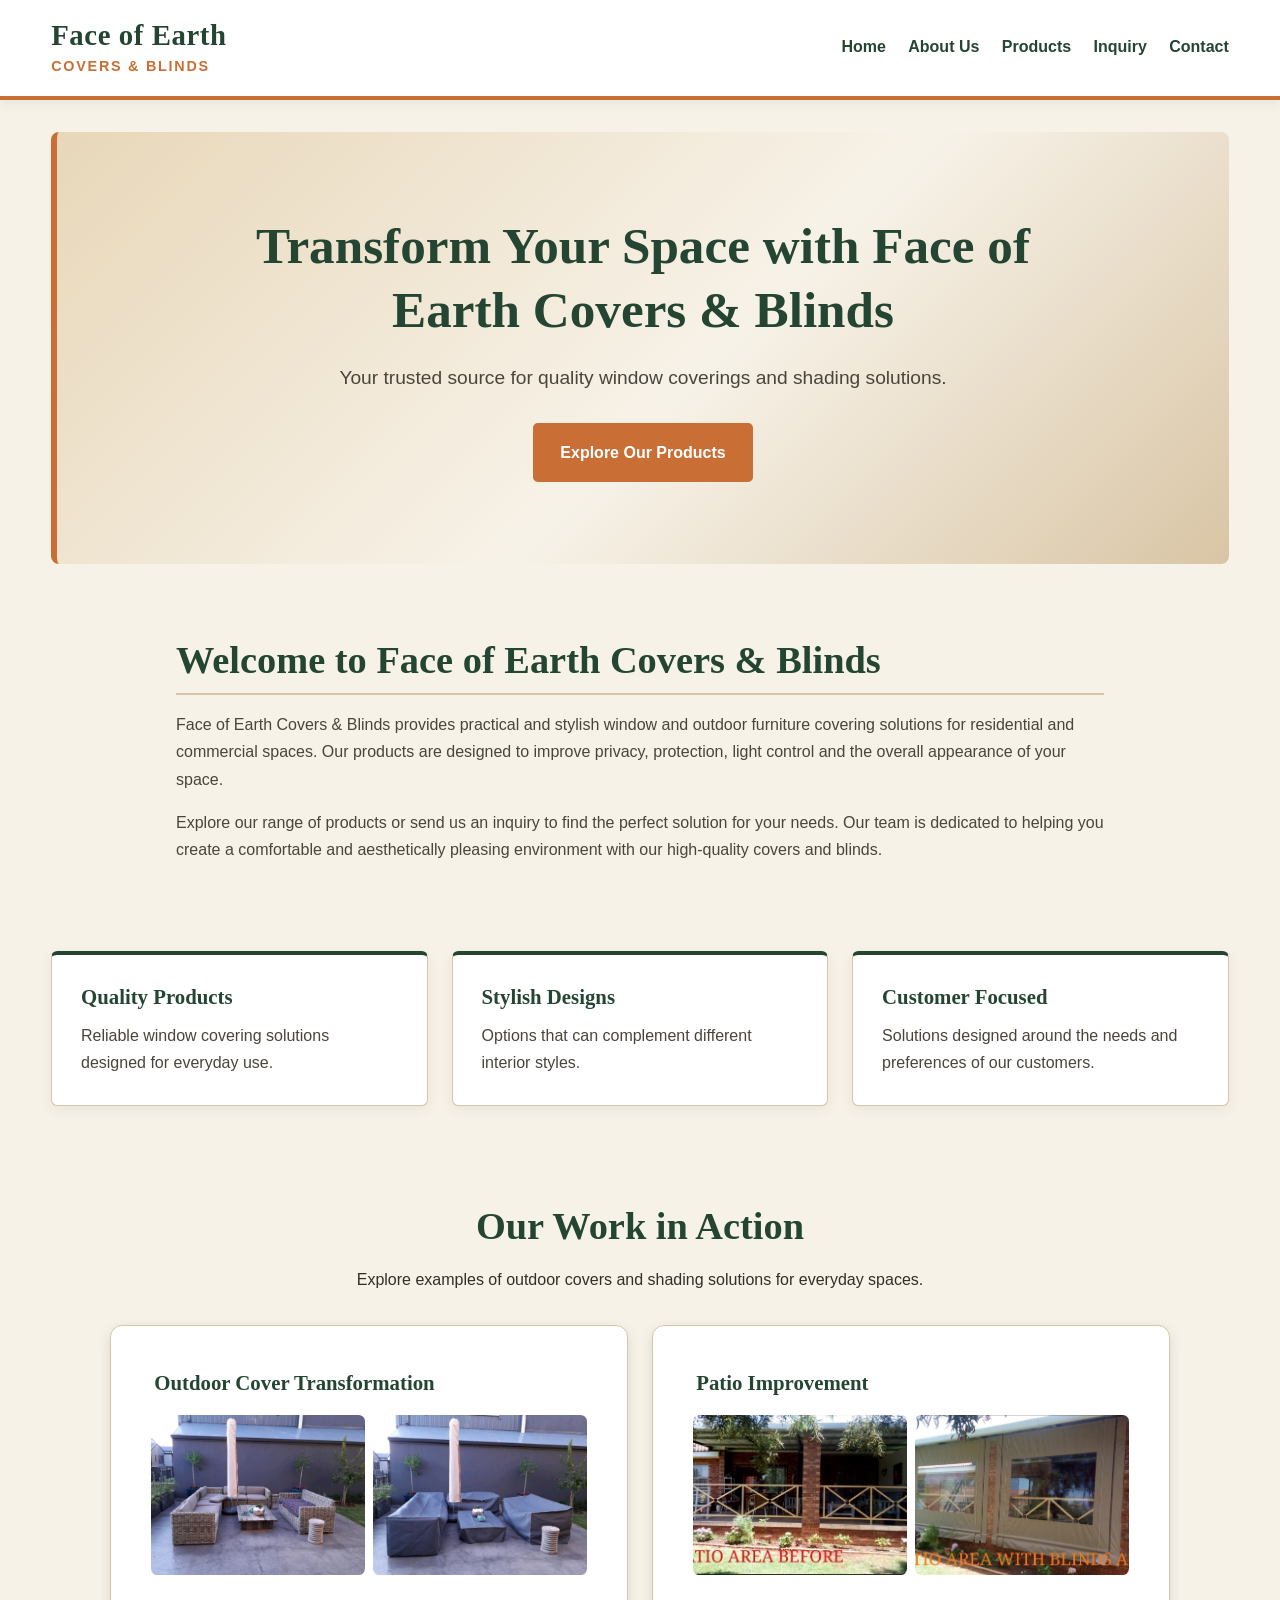
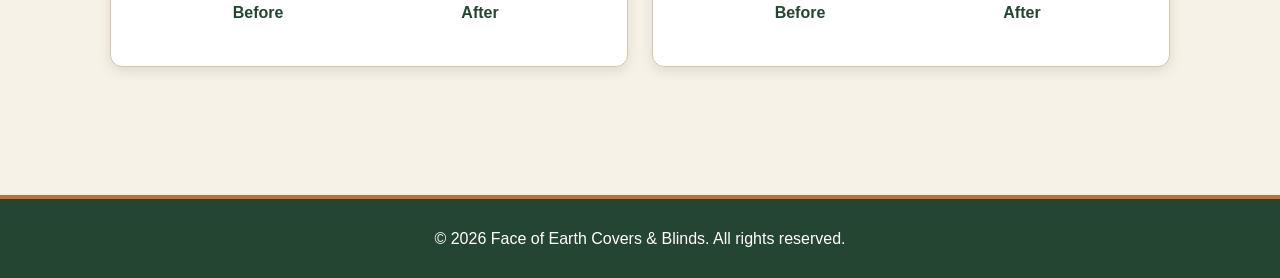
<file: index.html>
<!DOCTYPE html>
<html lang="en">
<head>
    <meta charset="UTF-8">
    <meta name="viewport" content="width=device-width, initial-scale=1.0">
    <meta name="description" content="Face of Earth Covers & Blinds - Quality window coverings and shading solutions.">
    <title>Face of Earth Covers & Blinds | Home</title>
    <link rel="stylesheet" href="css/style.css">
</head>
<body>
    <header>
        <nav>
            <div class="logo">
                <h1>Face of Earth</h1>
                <p>Covers & Blinds</p>
            </div>

            <ul class="nav-links">
                <li><a href="index.html">Home</a></li>
                <li><a href="about.html">About Us</a></li>
                <li><a href="products.html">Products</a></li>
                <li><a href="inquiry.html">Inquiry</a></li>
                <li><a href="contact.html">Contact</a></li>
            </ul>
        </nav>
    </header>

    <main>
        <section class="hero">
            <div class="hero-content">
                <h2>Transform Your Space with Face of Earth Covers & Blinds</h2>
                <p>Your trusted source for quality window coverings and shading solutions.</p>
                <a href="products.html" class="button">Explore Our Products</a>
            </div>
        </section>

        <section class="intro">
            <h2>Welcome to Face of Earth Covers & Blinds</h2>

            <p>
                Face of Earth Covers & Blinds provides practical and stylish
                window and outdoor furniture covering solutions for residential
                and commercial spaces. Our products are designed to improve
                privacy, protection, light control and the overall appearance
                of your space.
            </p>

            <p>
                Explore our range of products or send us an inquiry to find
                the perfect solution for your needs. Our team is dedicated to
                helping you create a comfortable and aesthetically pleasing
                environment with our high-quality covers and blinds.
            </p>
        </section>

        <section class="features">
            <div class="feature-card">
                <h3>Quality Products</h3>
                <p>Reliable window covering solutions designed for everyday use.</p>
            </div>

            <div class="feature-card">
                <h3>Stylish Designs</h3>
                <p>Options that can complement different interior styles.</p>
            </div>

            <div class="feature-card">
                <h3>Customer Focused</h3>
                <p>Solutions designed around the needs and preferences of our customers.</p>
            </div>
        </section>
        <section class="gallery-section">
    <h2>Our Work in Action</h2>
    <p>Explore examples of outdoor covers and shading
       solutions for everyday spaces.</p>

    <div class="before-after-grid">
        <article class="gallery-card">
            <h3>Outdoor Cover Transformation</h3>
            <div class="comparison-grid">
                <figure>
                    <img src="images/set1-before.jpeg"
                         alt="Outdoor furniture before the cover">
                    <figcaption>Before</figcaption>
                </figure>
                <figure>
                    <img src="images/set1-after.jpeg"
                         alt="Outdoor furniture protected by a fitted cover">
                    <figcaption>After</figcaption>
                </figure>
            </div>
        </article>

        <article class="gallery-card">
            <h3>Patio Improvement</h3>
            <div class="comparison-grid">
                <figure>
                    <img src="images/set2-before.jpeg"
                         alt="Patio before the improvement">
                    <figcaption>Before</figcaption>
                </figure>
                <figure>
                    <img src="images/set2-after.jpeg"
                         alt="Patio after the improvement">
                    <figcaption>After</figcaption>
                </figure>
            </div>
        </article>
    </div>
</section>
    </main>

    <footer>
        <p>&copy; 2026 Face of Earth Covers & Blinds. All rights reserved.</p>
    </footer>
    <script src="js/script.js"></script>
</body>
</html>
</file>
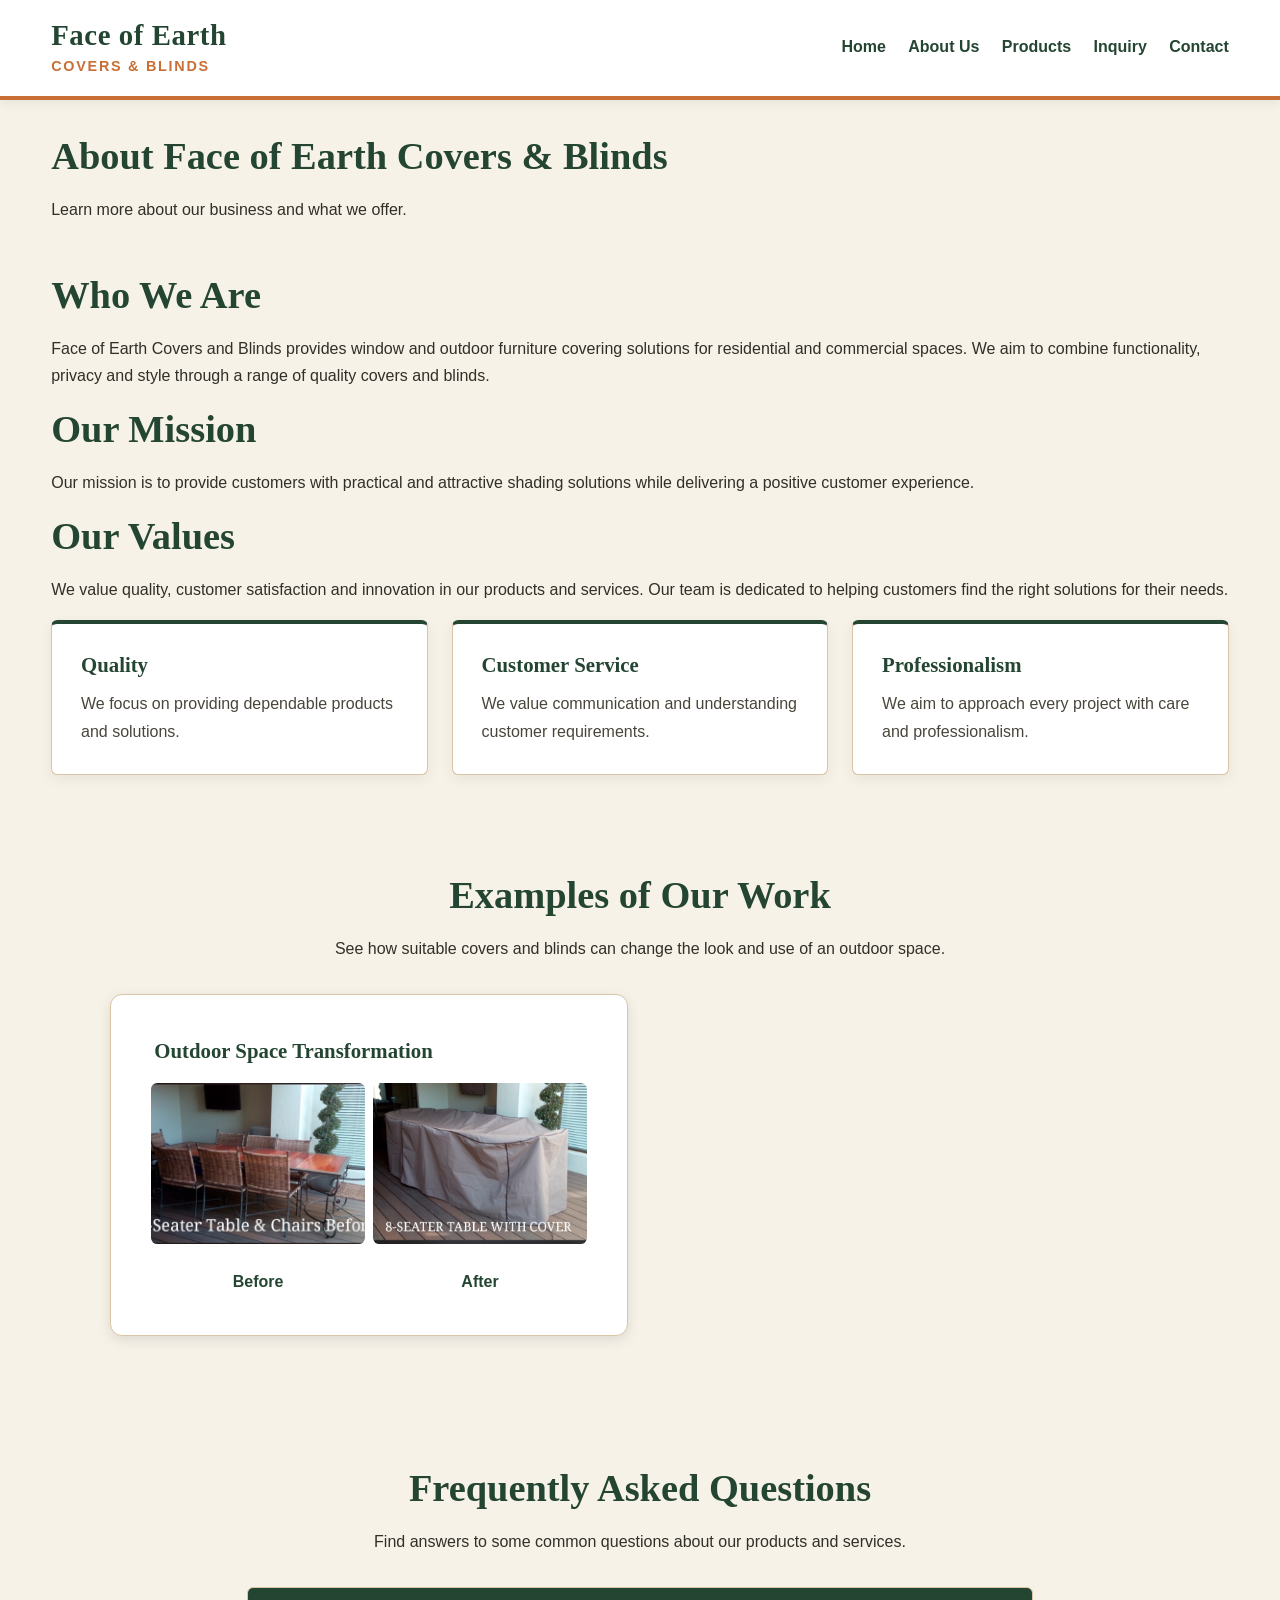
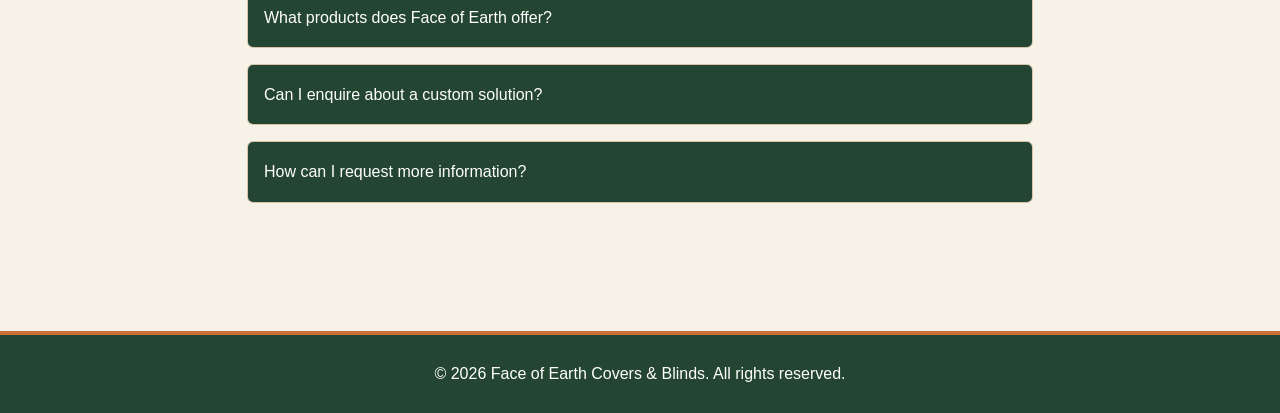
<file: about.html>
<!DOCTYPE html>
<html lang="en">
<head>
<meta charset="UTF-8">
<meta name="viewport" content="width=device-width, initial-scale=1.0">
<meta name="description" content="Learn more about Face of Earth Covers & Blinds.">
<title>Face of Earth Covers & Blinds | About</title>
<link rel="stylesheet" href="css/style.css">
</head>
<body>
    <header>
        <nav>
            <div class="logo">
                <h1>Face of Earth</h1>
                <p>Covers & Blinds</p>
            </div>
            <ul class="nav-links">
                <li><a href="index.html">Home</a></li>
                <li><a href="about.html">About Us</a></li>
                <li><a href="products.html">Products</a></li>
                <li><a href="inquiry.html">Inquiry</a></li>
                <li><a href="contact.html">Contact</a></li>
            </ul>
        </nav>
    </header>


<main>
    <section class="about">
        <h2>About Face of Earth Covers & Blinds</h2>
        <p>Learn more about our business and what we offer.</p>
    </section>
    <section class="content-section">
       <h2>Who We Are</h2>
       <p>
        Face of Earth Covers and Blinds provides window and outdoor furniture covering solutions for residential and commercial spaces. We aim to combine functionality, privacy and style through a range of quality covers and blinds.

       </p>
       <h2>Our Mission</h2>
         <p>
          Our mission is to provide customers with practical and attractive shading solutions while delivering a positive customer experience.
            </p>
            <h2>Our Values</h2>
            <p>
                We value quality, customer satisfaction and innovation in our products and services. Our team is dedicated to helping customers find the right solutions for their needs.
            </p>
            <div class="features">
                <div class="feature-card">
                    <h3>Quality</h3>


                <p>We focus on providing dependable products and solutions.</p>
                </div>
                <div class="feature-card">
                    <h3>Customer Service</h3>
                    <p>We value communication and understanding customer requirements.</p>
                </div>
                <div class="feature-card">
                    <h3>Professionalism</h3>
                    <p>We aim to approach every project with care and professionalism.</p>
                </div>
            </div>
    </section>
    <section class="gallery-section">
        <h2>Examples of Our Work</h2>
     <p>See how suitable covers and blinds can change
       the look and use of an outdoor space.</p>

        <div class="before-after-grid">
        <article class="gallery-card">
            <h3>Outdoor Space Transformation</h3>
            <div class="comparison-grid">
                <figure>
                    <img src="images/set3-before.jpeg"
                         alt="Outdoor space before the installation">
                    <figcaption>Before</figcaption>
                </figure>
                <figure>
                    <img src="images/set3-after.jpeg"
                         alt="Outdoor space after the installation">
                    <figcaption>After</figcaption>
                </figure>
            </div>
        </article>
     </div>
    </section>
    <section class="faq-section">
    <h2>Frequently Asked Questions</h2>
    <p>Find answers to some common questions about our products and services.</p>

    <div class="faq-item">
        <button type="button"
                data-accordion-toggle
                data-target="#faq-answer-1">
            What products does Face of Earth offer?
        </button>

        <div id="faq-answer-1" class="faq-answer">
            <p>We showcase window blinds, roller blinds, outdoor covers and custom solutions.</p>
        </div>
    </div>

    <div class="faq-item">
        <button type="button"
                data-accordion-toggle
                data-target="#faq-answer-2">
            Can I enquire about a custom solution?
        </button>

        <div id="faq-answer-2" class="faq-answer">
            <p>Yes. Visit our Inquiry page, select Custom Solutions and provide details about what you need.</p>
        </div>
    </div>

    <div class="faq-item">
        <button type="button"
                data-accordion-toggle
                data-target="#faq-answer-3">
            How can I request more information?
        </button>

        <div id="faq-answer-3" class="faq-answer">
            <p>You can use our Contact page or submit an enquiry through the website.</p>
        </div>
    </div>
</section>
</main>
    <footer>
        <p>&copy; 2026 Face of Earth Covers & Blinds. All rights reserved.</p>
    </footer>
    <script src="js/script.js"></script>
</body>
</html>
</file>
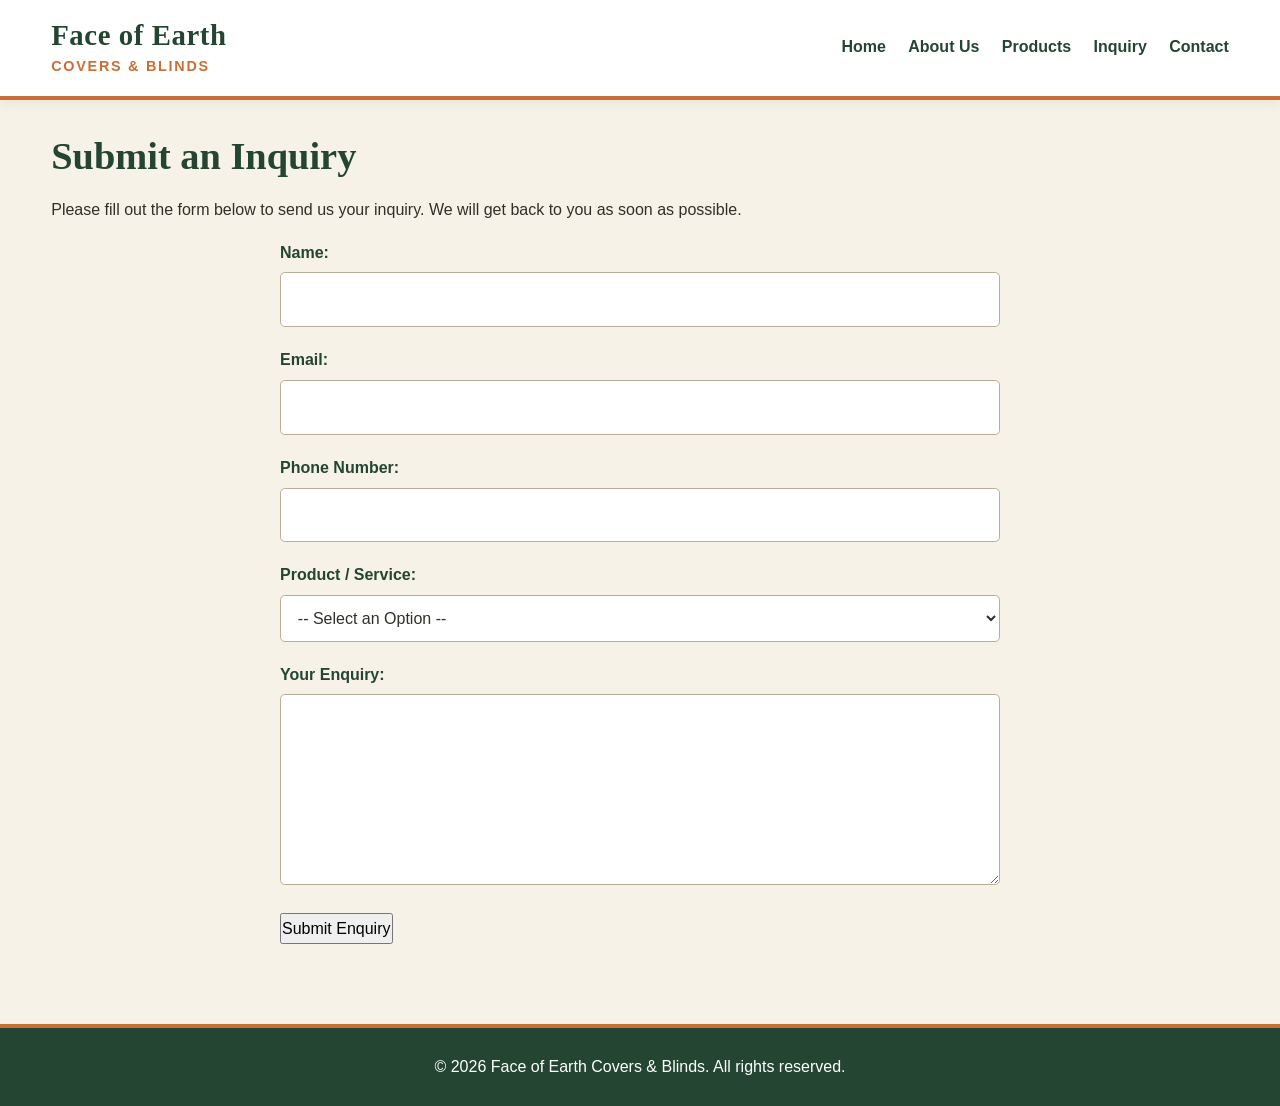
<file: inquiry.html>
<!DOCTYPE html>
<html lang="en">
<head>
<meta charset="UTF-8">
<meta name="viewport" content="width=device-width, initial-scale=1.0">
<meta name="description" content="Submit an enquiry to Face of Earth Covers & Blinds.">
<title>Face of Earth Covers & Blinds | Inquiry</title>
<link rel="stylesheet" href="css/style.css">
</head>
<body>
    <header>
        <nav>
            <div class="logo">
                <h1>Face of Earth</h1>
                <p>Covers & Blinds</p>
            </div>
            <ul class="nav-links">
                <li><a href="index.html">Home</a></li>
                <li><a href="about.html">About Us</a></li>
                <li><a href="products.html">Products</a></li>
                <li><a href="inquiry.html">Inquiry</a></li>
                <li><a href="contact.html">Contact</a></li>
            </ul>
        </nav>
    </header>

    <main>
        <section class="inquiry">
            <h2>Submit an Inquiry</h2>
            <p>Please fill out the form below to send us your inquiry. We will get back to you as soon as possible.</p>
            <form name="inquiry" method="POST" action="/success.html" data-netlify="true">
    <input type="hidden" name="form-name" value="inquiry">
                <label for="name">Name:</label>
                <input type="text" id="name" name="name" required>

                <label for="email">Email:</label>
                <input type="email" id="email" name="email" required>

                <label for="phone">Phone Number:</label>
                <input type="tel" id="phone" name="phone">

                <label for="product">Product / Service:</label>
                <select id="product" name="product" required>
                    <option value="">-- Select an Option --</option>
                    <option value="blinds">Window Blinds</option>
                    <option value="roller-blinds">Roller Blinds</option>
                    <option value="outdoor-covers">Outdoor Covers</option>
                    <option value="custom">Custom Solutions</option>
                </select>

                <label for="message">Your Enquiry:</label>
                <textarea id="message" name="message" rows="6" required></textarea>

                <button type="submit">Submit Enquiry</button>
            </form>
        </section>
    </main>

    <footer>
        <p>&copy; 2026 Face of Earth Covers & Blinds. All rights reserved.</p>
    </footer>
    <script src="js/script.js"></script>
</body>
</html>
</file>
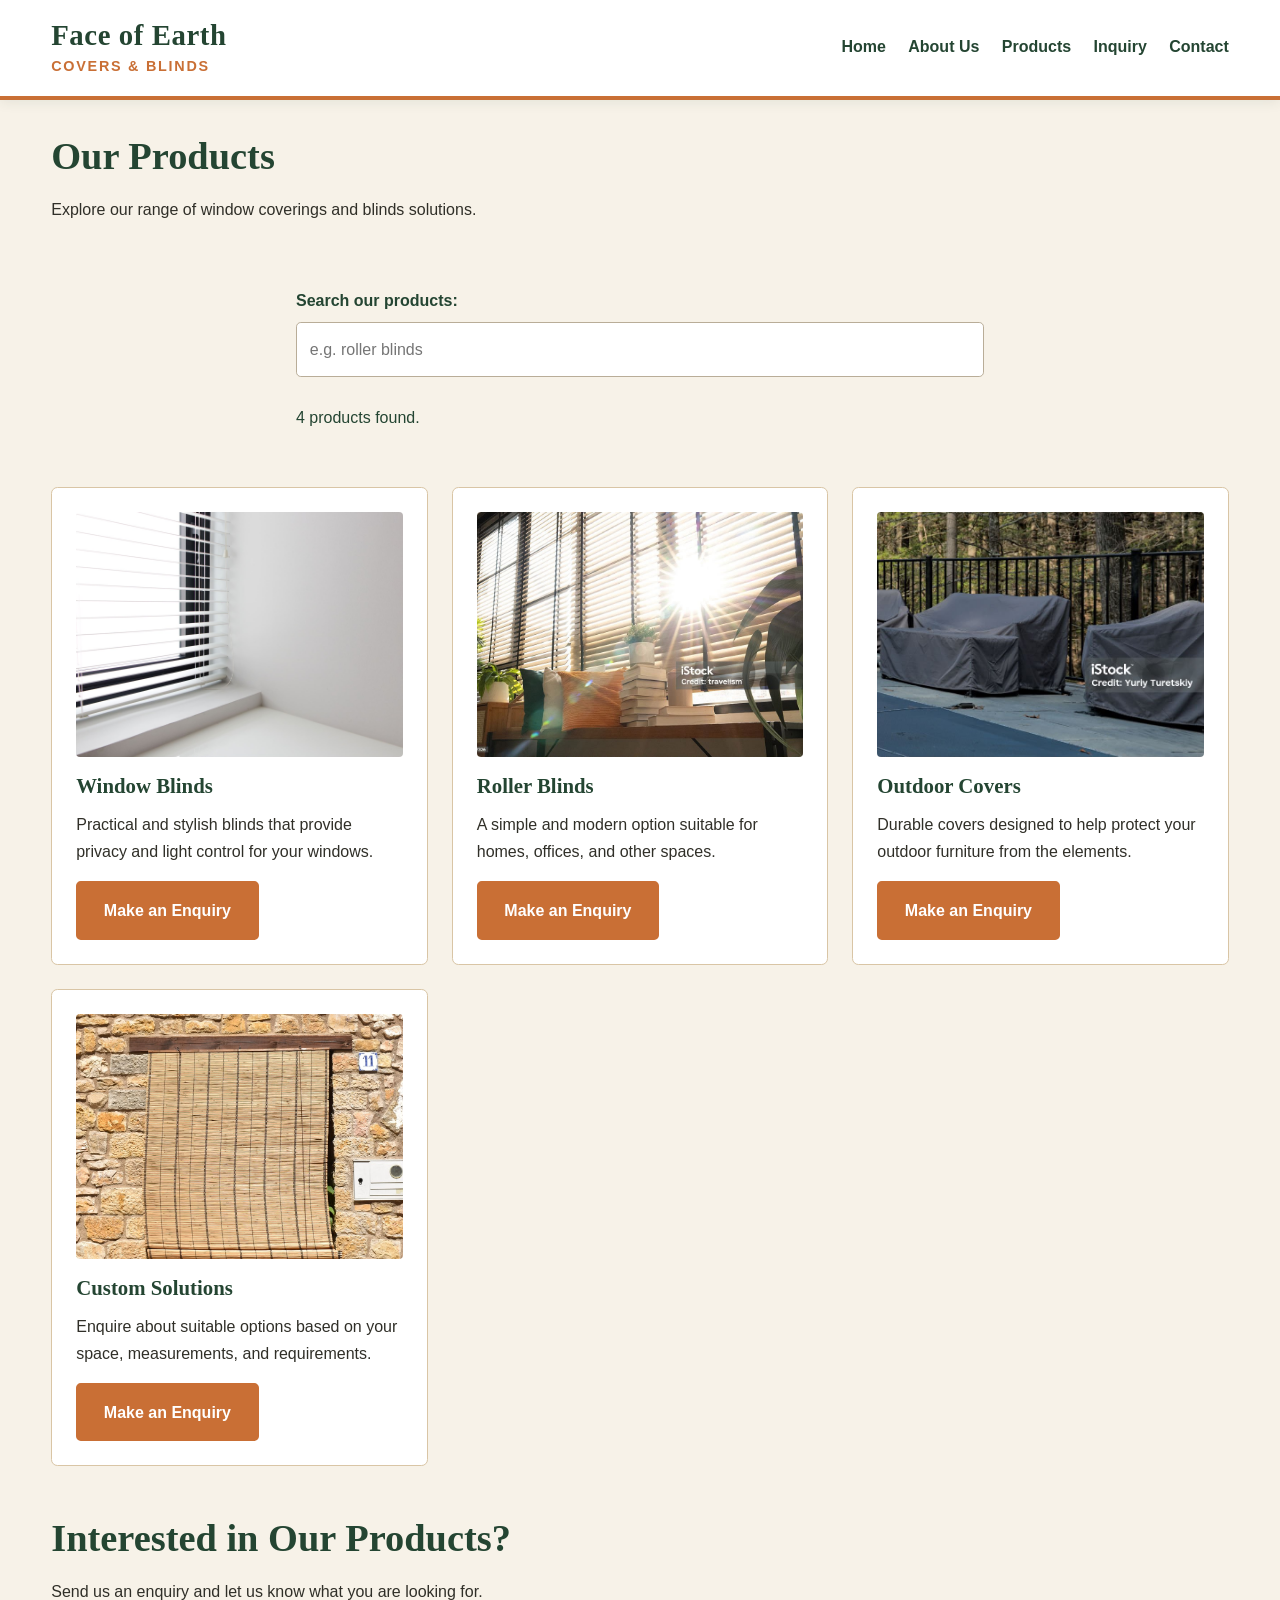
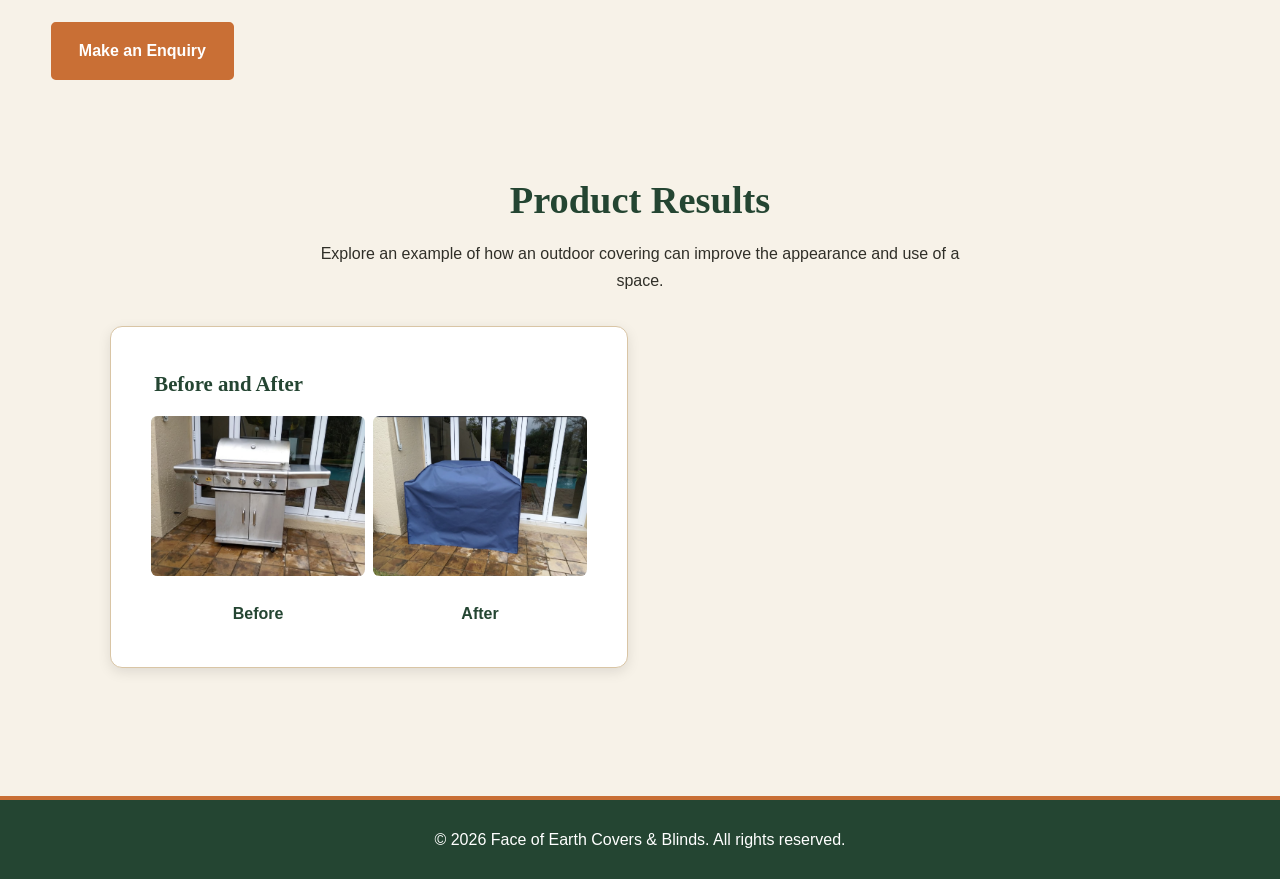
<file: products.html>
<!DOCTYPE html>
<html lang="en">
<head>
    <meta charset="UTF-8">
    <meta name="viewport" content="width=device-width, initial-scale=1.0">
    <meta name="description" content="Explore Face of Earth Covers & Blinds products and services.">
    <title>Face of Earth Covers & Blinds | Products</title>
    <link rel="stylesheet" href="css/style.css">
</head>
<body>
    <header>
        <nav>
            <div class="logo">
                <h1>Face of Earth</h1>
                <p>Covers & Blinds</p>
            </div>

            <ul class="nav-links">
                <li><a href="index.html">Home</a></li>
                <li><a href="about.html">About Us</a></li>
                <li><a href="products.html">Products</a></li>
                <li><a href="inquiry.html">Inquiry</a></li>
                <li><a href="contact.html">Contact</a></li>
            </ul>
        </nav>
    </header>

    <main>
        <section class="page-header">
            <h2>Our Products</h2>
            <p>Explore our range of window coverings and blinds solutions.</p>
        </section>

        <!-- Product gallery -->
        <section class="products">
            <article class="product-card">
                <img
                    src="images/window-blinds.jpeg"
                    alt="Window blinds fitted in a room"
                    loading="lazy"
                >
                <h3>Window Blinds</h3>
                <p>
                    Practical and stylish blinds that provide privacy
                    and light control for your windows.
                </p>
                <a href="inquiry.html" class="button">Make an Enquiry</a>
            </article>

            <article class="product-card">
                <img
                    src="images/roller-blinds.jpeg"
                    alt="Roller blinds fitted over a window"
                    loading="lazy"
                >
                <h3>Roller Blinds</h3>
                <p>
                    A simple and modern option suitable for homes,
                    offices, and other spaces.
                </p>
                <a href="inquiry.html" class="button">Make an Enquiry</a>
            </article>

            <article class="product-card">
                <img
                    src="images/outdoor-covers.jpeg"
                    alt="Protective cover for outdoor furniture"
                    loading="lazy"
                >
                <h3>Outdoor Covers</h3>
                <p>
                    Durable covers designed to help protect your
                    outdoor furniture from the elements.
                </p>
                <a href="inquiry.html" class="button">Make an Enquiry</a>
            </article>

            <article class="product-card">
                <img
                    src="images/custom-solutions.jpeg"
                    alt="Custom outdoor covering solution"
                    loading="lazy"
                >
                <h3>Custom Solutions</h3>
                <p>
                    Enquire about suitable options based on your
                    space, measurements, and requirements.
                </p>
                <a href="inquiry.html" class="button">Make an Enquiry</a>
            </article>
        </section>

        <!-- Enquiry call to action -->
        <section class="call-to-action">
            <h2>Interested in Our Products?</h2>
            <p>Send us an enquiry and let us know what you are looking for.</p>
            <a href="inquiry.html" class="button">Make an Enquiry</a>
        </section>

        <!-- Fourth before-and-after set -->
        <section class="gallery-section">
            <h2>Product Results</h2>
            <p>
                Explore an example of how an outdoor covering
                can improve the appearance and use of a space.
            </p>

            <div class="before-after-grid">
                <article class="gallery-card">
                    <h3>Before and After</h3>

                    <div class="comparison-grid">
                        <figure>
                            <img
                                src="images/set4-before.jpeg"
                                alt="Outdoor space before the covering was fitted"
                                loading="lazy"
                            >
                            <figcaption>Before</figcaption>
                        </figure>

                        <figure>
                            <img
                                src="images/set4-after.jpeg"
                                alt="Outdoor space after the covering was fitted"
                                loading="lazy"
                            >
                            <figcaption>After</figcaption>
                        </figure>
                    </div>
                </article>
            </div>
        </section>
    </main>

    <footer>
        <p>&copy; 2026 Face of Earth Covers & Blinds. All rights reserved.</p>
    </footer>
    <script src="js/script.js"></script>
</body>
</html>
</file>
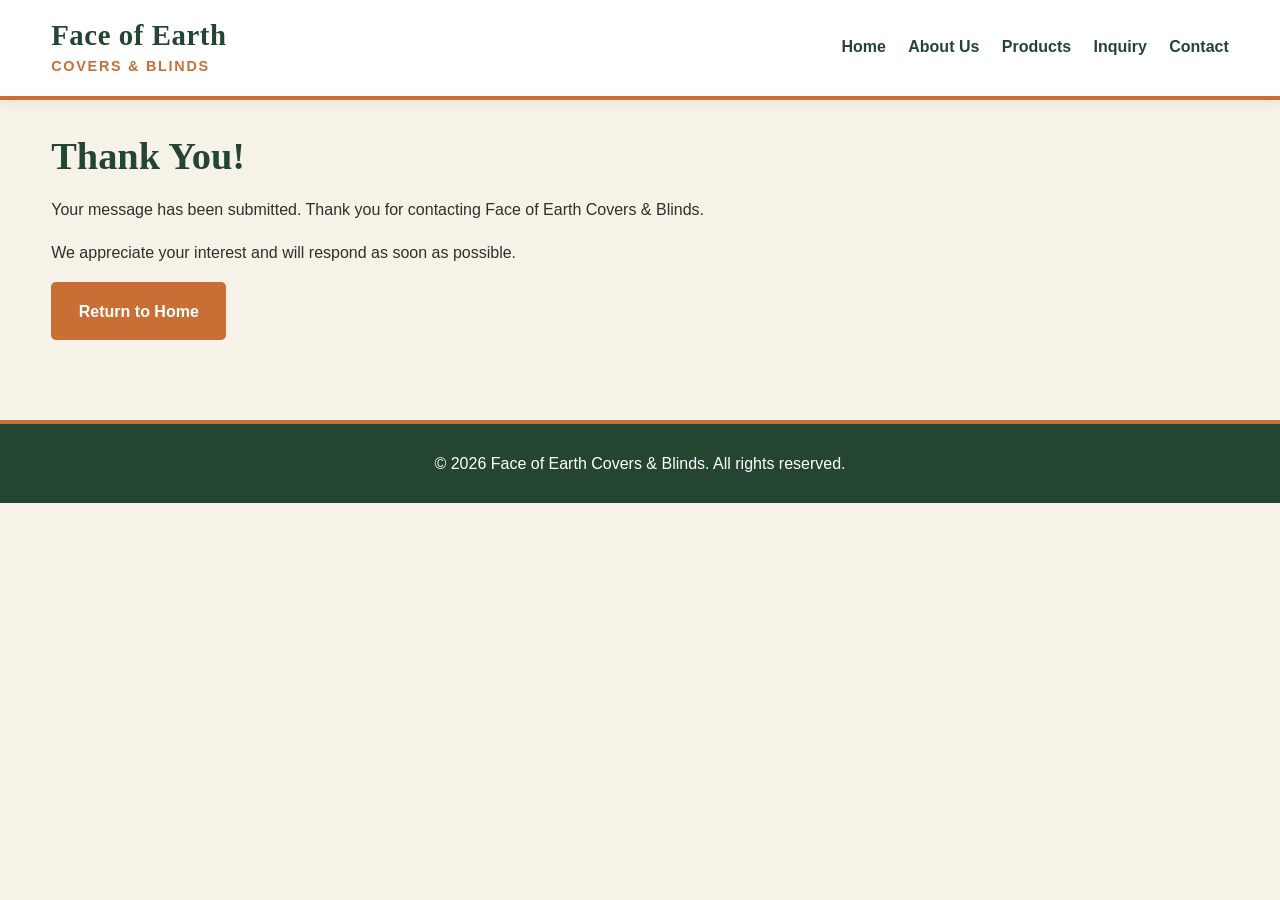
<file: success.html>
<!DOCTYPE html>
<html lang="en">
<head>
    <meta charset="UTF-8">
    <meta name="viewport" content="width=device-width, initial-scale=1.0">
    <meta name="description" content="Confirmation of your message to Face of Earth Covers & Blinds.">
    <title>Message Received | Face of Earth Covers & Blinds</title>
    <link rel="stylesheet" href="css/style.css">
</head>
<body>
    <header>
        <nav>
            <div class="logo">
                <h1>Face of Earth</h1>
                <p>Covers & Blinds</p>
            </div>
            <ul class="nav-links">
                <li><a href="index.html">Home</a></li>
                <li><a href="about.html">About Us</a></li>
                <li><a href="products.html">Products</a></li>
                <li><a href="inquiry.html">Inquiry</a></li>
                <li><a href="contact.html">Contact</a></li>
            </ul>
        </nav>
    </header>

    <main>
        <section class="inquiry">
            <h2>Thank You!</h2>
            <p>Your message has been submitted. Thank you for contacting Face of Earth Covers & Blinds.</p>
            <p>We appreciate your interest and will respond as soon as possible.</p>
            <a href="index.html" class="button">Return to Home</a>
        </section>
    </main>

    <footer>
        <p>&copy; 2026 Face of Earth Covers & Blinds. All rights reserved.</p>
    </footer>
</body>
</html>
</file>
<file: css/style.css>
/* 1. CSS RESET AND BASE STYLES */

* {
    margin: 0;
    padding: 0;
    box-sizing: border-box;
}

html {
    scroll-behavior: smooth;
    font-size: 100%;
}

body {
    font-family: Arial, Helvetica, sans-serif;
    font-size: 1rem;
    line-height: 1.7;
    color: #302F28;
    background-color: #F7F2E8;
}

img {
    display: block;
    max-width: 100%;
    height: auto;
}

a {
    color: inherit;
    text-decoration: none;
}

button,
input,
textarea,
select {
    font: inherit;
}


/* 2. TYPOGRAPHY */

h1,
h2,
h3,
h4 {
    font-family: Georgia, "Times New Roman", serif;
    line-height: 1.25;
    color: #244532;
}

h1 {
    font-size: clamp(1.7rem, 3vw, 2.3rem);
}

h2 {
    margin-bottom: 1rem;
    font-size: clamp(1.6rem, 3vw, 2.4rem);
}

h3 {
    margin-bottom: 0.75rem;
    font-size: 1.3rem;
}

p {
    margin-bottom: 1rem;
}


/* 3. HEADER AND NAVIGATION */

header {
    background-color: #FFFFFF;
    border-bottom: 0.25rem solid #C96F35;
    box-shadow: 0 0.2rem 0.7rem rgb(36 69 50 / 8%);
}

nav {
    width: min(92%, 75rem);
    margin: 0 auto;
    padding: 1.1rem 0;
    display: flex;
    justify-content: space-between;
    align-items: center;
    gap: 2rem;
}

.logo h1 {
    color: #244532;
    font-size: 1.8rem;
    letter-spacing: 0.02em;
}

.logo p {
    margin-bottom: 0;
    color: #C96F35;
    font-size: 0.9rem;
    font-weight: 700;
    letter-spacing: 0.12em;
    text-transform: uppercase;
}

.nav-links {
    display: flex;
    align-items: center;
    flex-wrap: wrap;
    gap: 0.5rem 1.4rem;
    list-style: none;
}

.nav-links a {
    display: inline-block;
    padding: 0.5rem 0;
    border-bottom: 2px solid transparent;
    color: #244532;
    font-weight: 700;
    transition: color 0.2s ease,
                border-color 0.2s ease;
}

.nav-links a:hover,
.nav-links a:focus-visible {
    color: #C96F35;
    border-bottom-color: #C96F35;
}


/* 4. MAIN PAGE LAYOUT */

main {
    width: min(92%, 75rem);
    margin: 0 auto;
    padding: 2rem 0;
}

section {
    margin-bottom: 3rem;
}


/* 5. HOMEPAGE HERO SECTION */

.hero {
    min-height: 27rem;
    padding: 4rem 2rem;
    display: flex;
    justify-content: center;
    align-items: center;
    text-align: center;
    background: linear-gradient(
        135deg,
        #E8D7B9,
        #F7F2E8 55%,
        #D9C5A5
    );
    border-left: 0.4rem solid #C96F35;
    border-radius: 0.5rem;
}

.hero-content {
    max-width: 52rem;
}

.hero h2 {
    margin-bottom: 1.25rem;
    font-size: clamp(2rem, 4vw, 3.2rem);
    color: #244532;
}

.hero p {
    margin-bottom: 1.8rem;
    color: #49453B;
    font-size: clamp(1rem, 1.8vw, 1.2rem);
}


/* 6. BUTTONS AND INTERACTIVE ELEMENTS */

.button {
    display: inline-block;
    padding: 0.85rem 1.6rem;
    border: 2px solid #C96F35;
    border-radius: 0.3rem;
    background-color: #C96F35;
    color: #FFFFFF;
    font-weight: 700;
    text-align: center;
    transition: background-color 0.2s ease,
                border-color 0.2s ease,
                transform 0.2s ease;
}

.button:hover,
.button:focus-visible {
    background-color: #244532;
    border-color: #244532;
    color: #FFFFFF;
}

.button:active {
    transform: translateY(1px);
}

a:focus-visible,
button:focus-visible,
input:focus-visible,
textarea:focus-visible,
select:focus-visible {
    outline: 3px solid #C96F35;
    outline-offset: 3px;
}


/* 7. INTRODUCTION SECTION */

.intro {
    max-width: 58rem;
    margin: 0 auto 3rem;
    padding: 1.5rem 0;
}

.intro h2 {
    padding-bottom: 0.6rem;
    border-bottom: 2px solid #D9C5A5;
}

.intro p {
    color: #49453B;
}


/* 8. FEATURE CARDS */

.features {
    display: grid;
    grid-template-columns: repeat(3, minmax(0, 1fr));
    gap: 1.5rem;
}

.feature-card {
    padding: 1.8rem;
    background-color: #FFFFFF;
    border: 1px solid #D9C5A5;
    border-top: 0.3rem solid #244532;
    border-radius: 0.4rem;
    box-shadow: 0 0.25rem 0.8rem rgb(48 47 40 / 7%);
    transition: transform 0.2s ease,
                box-shadow 0.2s ease;
}

.feature-card:hover {
    transform: translateY(-0.25rem);
    box-shadow: 0 0.5rem 1.2rem rgb(48 47 40 / 13%);
}

.feature-card h3 {
    color: #244532;
}

.feature-card p {
    margin-bottom: 0;
    color: #49453B;
}


/* 9. GENERAL CONTENT AND PRODUCT LAYOUTS */

article,
.card,
.product-card,
.about-content,
.contact-content,
.inquiry-content {
    padding: 1.5rem;
    background-color: #FFFFFF;
    border: 1px solid #D9C5A5;
    border-radius: 0.4rem;
}

.products,
.product-list,
.product-grid {
    display: grid;
    grid-template-columns: repeat(3, minmax(0, 1fr));
    gap: 1.5rem;
}

article img,
.card img,
.product-card img {
    width: 100%;
    margin-bottom: 1rem;
    border-radius: 0.25rem;
    object-fit: cover;
}


/* 10. FORMS */

form {
    width: 100%;
    max-width: 45rem;
    margin: 0 auto;
}

label {
    display: block;
    margin-bottom: 0.4rem;
    color: #244532;
    font-weight: 700;
}

input,
textarea,
select {
    width: 100%;
    margin-bottom: 1.2rem;
    padding: 0.8rem;
    border: 1px solid #B9AD98;
    border-radius: 0.3rem;
    background-color: #FFFFFF;
    color: #302F28;
}

textarea {
    min-height: 9rem;
    resize: vertical;
}

input:focus,
textarea:focus,
select:focus {
    border-color: #244532;
}


/* 11. FOOTER */

footer {
    padding: 1.6rem 4%;
    background-color: #244532;
    border-top: 0.3rem solid #C96F35;
    color: #FFFFFF;
    text-align: center;
}

footer p {
    margin-bottom: 0;
}


/* 12. TABLET RESPONSIVE STYLES */

@media (max-width: 56rem) {
    nav {
        flex-direction: column;
        gap: 1rem;
    }

    .logo {
        text-align: center;
    }

    .nav-links {
        justify-content: center;
        gap: 0.4rem 1rem;
    }

    .features,
    .products,
    .product-list,
    .product-grid {
        grid-template-columns: repeat(2, minmax(0, 1fr));
    }

    .hero {
        min-height: 23rem;
    }
}


/* 13. MOBILE RESPONSIVE STYLES */

@media (max-width: 40rem) {
    body {
        font-size: 0.95rem;
    }

    nav {
        width: 94%;
        padding: 1rem 0;
    }

    .logo h1 {
        font-size: 1.6rem;
    }

    .nav-links {
        width: 100%;
        gap: 0.25rem 0.8rem;
    }

    .nav-links a {
        padding: 0.35rem 0;
        font-size: 0.88rem;
    }

    main {
        width: 94%;
        padding: 1.25rem 0;
    }

    section {
        margin-bottom: 2rem;
    }

    .hero {
        min-height: auto;
        padding: 3rem 1.2rem;
        border-left-width: 0.25rem;
    }

    .hero h2 {
        font-size: 1.9rem;
    }

    .intro {
        padding: 0.5rem 0;
    }

    .features,
    .products,
    .product-list,
    .product-grid {
        grid-template-columns: 1fr;
    }

    .feature-card,
    article,
    .card,
    .product-card {
        padding: 1.25rem;
    }

    .button {
        max-width: 100%;
        padding: 0.8rem 1.2rem;
    }

    footer {
        padding: 1.25rem 5%;
    }
}
/* Before-and-after gallery */
.gallery-section {
    padding: 3rem 5%;
    background-color: #F7F2E8;
    text-align: center;
}

.gallery-section > p {
    max-width: 42rem;
    margin: 0 auto 2rem;
    line-height: 1.7;
}

.before-after-grid {
    display: grid;
    grid-template-columns: repeat(2, minmax(0, 1fr));
    gap: 1.5rem;
    max-width: 72rem;
    margin: 0 auto;
}

.gallery-card {
    min-width: 0;
    overflow: hidden;
    background-color: #FFFFFF;
    border-radius: 0.75rem;
    box-shadow: 0 0.25rem 0.8rem rgb(0 0 0 / 10%);
    text-align: left;
}

.gallery-card > h3 {
    margin: 1.2rem;
    color: #244532;
}

.comparison-grid {
    display: grid;
    grid-template-columns: repeat(2, minmax(0, 1fr));
    gap: 0.5rem;
    padding: 0 1rem 1rem;
}

.comparison-grid figure {
    min-width: 0;
    margin: 0;
}

.comparison-grid img {
    display: block;
    width: 100%;
    aspect-ratio: 4 / 3;
    object-fit: cover;
    border-radius: 0.4rem;
}

.comparison-grid figcaption {
    padding-top: 0.5rem;
    color: #244532;
    font-weight: 700;
    text-align: center;
}

/* Product images */
.product-card img {
    display: block;
    width: 100%;
    aspect-ratio: 4 / 3;
    object-fit: cover;
}

/* Responsive layout */
@media (max-width: 40rem) {
    .before-after-grid {
        grid-template-columns: 1fr;
    }

    .gallery-section {
        padding: 2rem 1rem;
    }
}
/* Part 3: JavaScript functionality */

/* Product search */
.product-search {
    max-width: 45rem;
    margin: 1.5rem auto;
    padding: 1rem;
}

.product-search label {
    display: block;
    margin-bottom: 0.5rem;
}

.product-search input {
    box-sizing: border-box;
}

.product-search p {
    margin-top: 0.5rem;
    color: #244532;
}

/* Hide products that do not match the search */
.product-card[hidden] {
    display: none;
}

/* Clickable gallery images */
.product-card img,
.comparison-grid img {
    transition: transform 0.25s ease;
}

.product-card img:hover,
.comparison-grid img:hover {
    transform: scale(1.02);
}

/* Enlarged image viewer */
.image-lightbox {
    width: min(90%, 60rem);
    max-width: 90vw;
    max-height: 90vh;
    padding: 1rem;
    border: 2px solid #C96F35;
    border-radius: 0.75rem;
    background-color: #F7F2E8;
}

.image-lightbox::backdrop {
    background-color: rgb(0 0 0 / 75%);
}

.image-lightbox img {
    display: block;
    max-width: 100%;
    max-height: 75vh;
    margin: 0 auto 1rem;
    object-fit: contain;
}

.image-lightbox button {
    display: block;
    margin: 0 auto;
    padding: 0.7rem 1.2rem;
    border: none;
    border-radius: 0.3rem;
    background-color: #244532;
    color: #FFFFFF;
    cursor: pointer;
}

.image-lightbox button:hover {
    background-color: #C96F35;
}

/* Form feedback */
.form-status {
    margin-top: 1rem;
    padding: 0.8rem;
    border-left: 4px solid #C96F35;
    background-color: #F7F2E8;
    color: #302F28;
}

/* Accordion panels */
[data-accordion-toggle] {
    cursor: pointer;
}

[data-accordion-toggle]:focus-visible,
.image-lightbox button:focus-visible {
    outline: 3px solid #C96F35;
    outline-offset: 3px;
}
/* Part 3: Frequently Asked Questions */

.faq-section {
    max-width: 850px;
    margin: 3rem auto;
    padding: 2rem;
}

.faq-section h2 {
    color: #244532;
    text-align: center;
}

.faq-section > p {
    text-align: center;
    margin-bottom: 2rem;
}

.faq-item {
    margin-bottom: 1rem;
    border: 1px solid #D9C5A5;
    border-radius: 6px;
    overflow: hidden;
}

.faq-item button {
    width: 100%;
    padding: 1rem;
    border: none;
    background-color: #244532;
    color: #FFFFFF;
    text-align: left;
    font-size: 1rem;
    cursor: pointer;
}

.faq-item button:hover {
    background-color: #C96F35;
}

.faq-answer {
    padding: 1rem;
    background-color: #F7F2E8;
    color: #302F28;
}

.faq-answer p {
    margin: 0;
}/* Part 3: Frequently Asked Questions */

.faq-section {
    max-width: 850px;
    margin: 3rem auto;
    padding: 2rem;
}

.faq-section h2 {
    color: #244532;
    text-align: center;
}

.faq-section > p {
    text-align: center;
    margin-bottom: 2rem;
}

.faq-item {
    margin-bottom: 1rem;
    border: 1px solid #D9C5A5;
    border-radius: 6px;
    overflow: hidden;
}

.faq-item button {
    width: 100%;
    padding: 1rem;
    border: none;
    background-color: #244532;
    color: #FFFFFF;
    text-align: left;
    font-size: 1rem;
    cursor: pointer;
}

.faq-item button:hover {
    background-color: #C96F35;
}

.faq-answer {
    padding: 1rem;
    background-color: #F7F2E8;
    color: #302F28;
}

.faq-answer p {
    margin: 0;
}
/* Part 3: Interactive Leaflet map */

.map-section {
    max-width: 1100px;
    margin: 3rem auto;
    padding: 2rem;
}

.map-section h2 {
    color: #244532;
    text-align: center;
}

.map-section > p {
    text-align: center;
}

#business-map {
    width: 100%;
    height: 400px;
    margin: 1.5rem auto;
    border: 2px solid #D9C5A5;
    border-radius: 8px;
    z-index: 1;
}

.map-location {
    color: #244532;
}

.map-note {
    font-size: 0.9rem;
    color: #302F28;
}

@media (max-width: 600px) {
    .map-section {
        padding: 1rem;
    }

    #business-map {
        height: 300px;
    }
}
</file>
